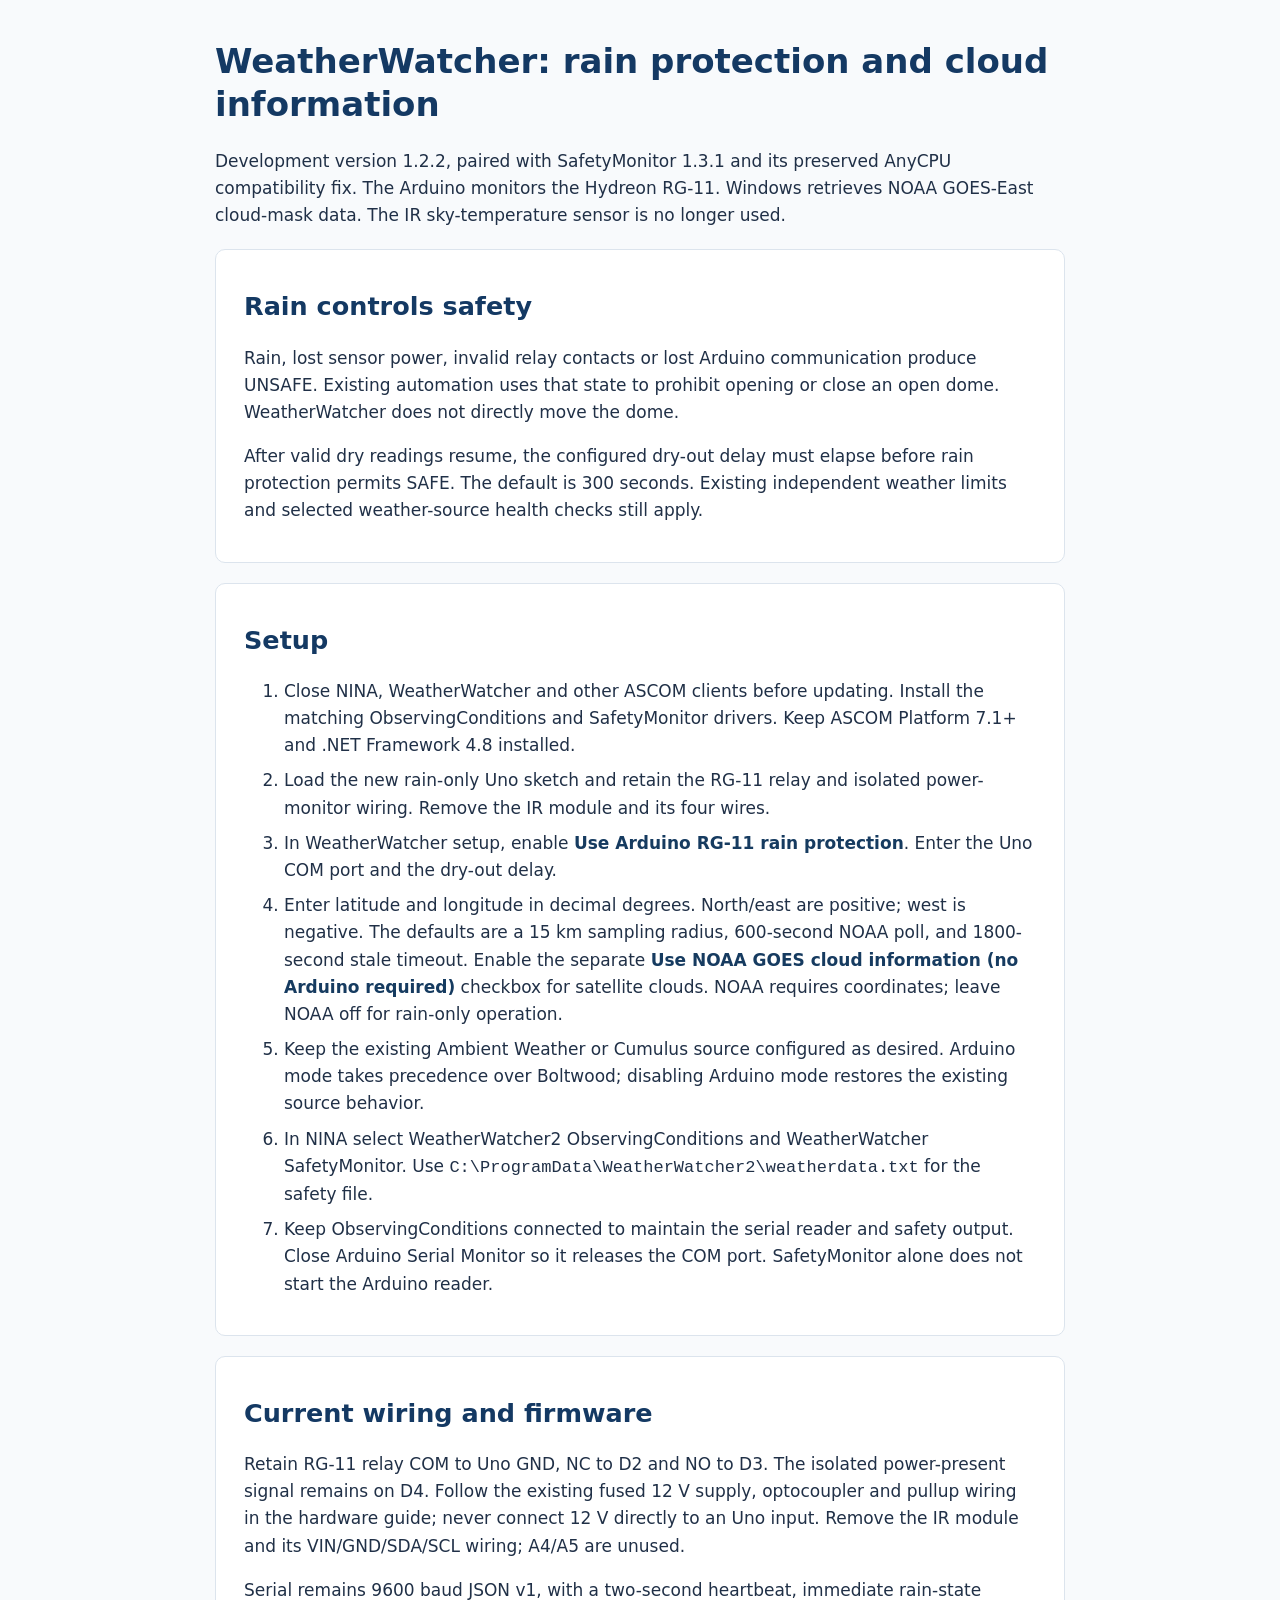
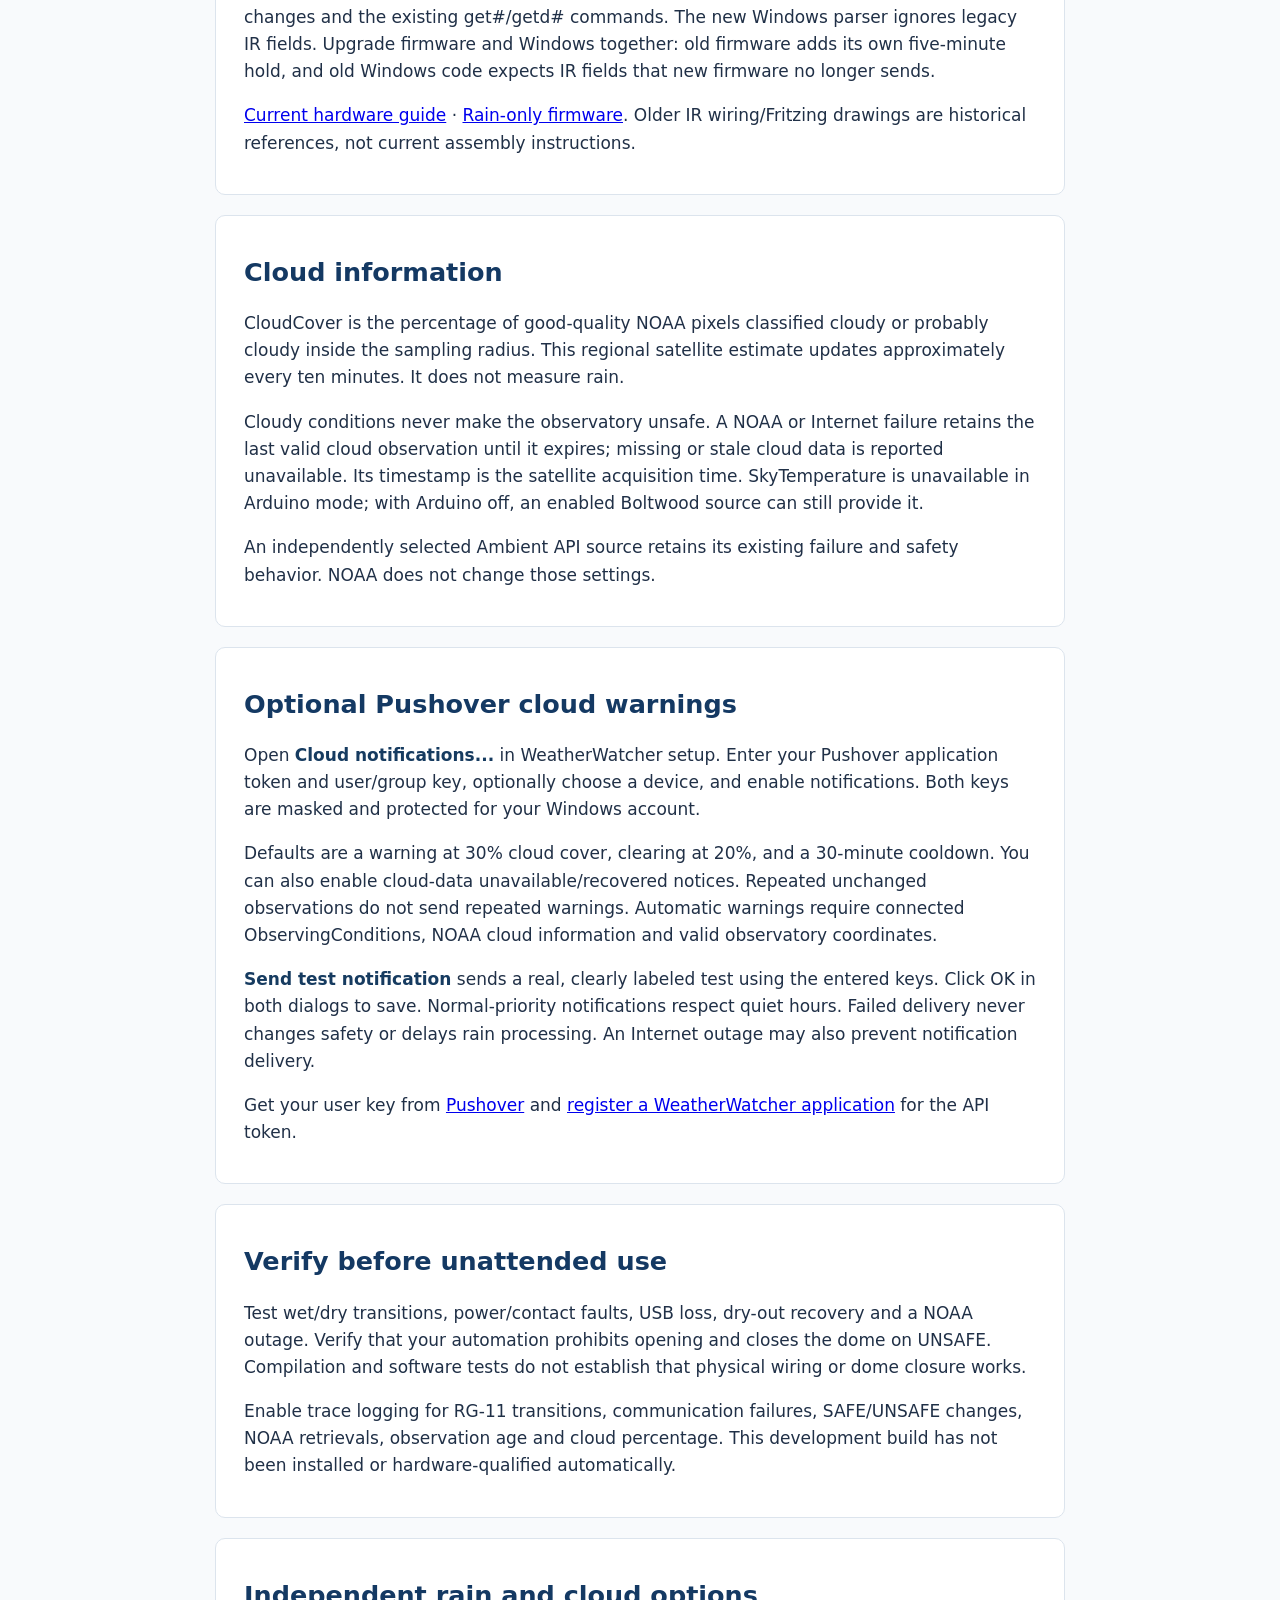
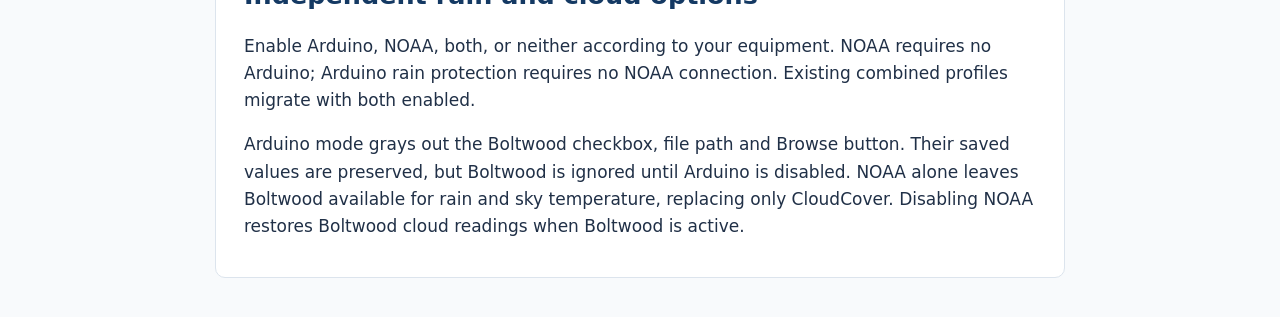
<file: docs/weatherwatcher-guide.html>
<!doctype html>
<html lang="en"><head><meta charset="utf-8"><meta name="viewport" content="width=device-width,initial-scale=1">
<title>WeatherWatcher 1.2 — RG-11 and NOAA</title>
<style>body{font:17px/1.6 system-ui,sans-serif;max-width:850px;margin:40px auto;padding:0 24px;color:#203047;background:#f8fafc}h1,h2{line-height:1.25;color:#143963}section{background:white;padding:20px 28px;margin:20px 0;border:1px solid #dce4ed;border-radius:10px}code{overflow-wrap:anywhere}li{margin:8px 0}strong{color:#163b60}</style></head>
<body><h1>WeatherWatcher: rain protection and cloud information</h1>
<p>Development version 1.2.2, paired with SafetyMonitor 1.3.1 and its preserved AnyCPU compatibility fix. The Arduino monitors the Hydreon RG-11. Windows retrieves NOAA GOES-East cloud-mask data. The IR sky-temperature sensor is no longer used.</p>
<section><h2>Rain controls safety</h2><p>Rain, lost sensor power, invalid relay contacts or lost Arduino communication produce UNSAFE. Existing automation uses that state to prohibit opening or close an open dome. WeatherWatcher does not directly move the dome.</p>
<p>After valid dry readings resume, the configured dry-out delay must elapse before rain protection permits SAFE. The default is 300 seconds. Existing independent weather limits and selected weather-source health checks still apply.</p></section>
<section><h2>Setup</h2><ol>
<li>Close NINA, WeatherWatcher and other ASCOM clients before updating. Install the matching ObservingConditions and SafetyMonitor drivers. Keep ASCOM Platform 7.1+ and .NET Framework 4.8 installed.</li>
<li>Load the new rain-only Uno sketch and retain the RG-11 relay and isolated power-monitor wiring. Remove the IR module and its four wires.</li>
<li>In WeatherWatcher setup, enable <strong>Use Arduino RG-11 rain protection</strong>. Enter the Uno COM port and the dry-out delay.</li>
<li>Enter latitude and longitude in decimal degrees. North/east are positive; west is negative. The defaults are a 15 km sampling radius, 600-second NOAA poll, and 1800-second stale timeout. Enable the separate <strong>Use NOAA GOES cloud information (no Arduino required)</strong> checkbox for satellite clouds. NOAA requires coordinates; leave NOAA off for rain-only operation.</li>
<li>Keep the existing Ambient Weather or Cumulus source configured as desired. Arduino mode takes precedence over Boltwood; disabling Arduino mode restores the existing source behavior.</li>
<li>In NINA select WeatherWatcher2 ObservingConditions and WeatherWatcher SafetyMonitor. Use <code>C:\ProgramData\WeatherWatcher2\weatherdata.txt</code> for the safety file.</li>
<li>Keep ObservingConditions connected to maintain the serial reader and safety output. Close Arduino Serial Monitor so it releases the COM port. SafetyMonitor alone does not start the Arduino reader.</li>
</ol></section>
<section><h2>Current wiring and firmware</h2><p>Retain RG-11 relay COM to Uno GND, NC to D2 and NO to D3. The isolated power-present signal remains on D4. Follow the existing fused 12 V supply, optocoupler and pullup wiring in the hardware guide; never connect 12 V directly to an Uno input. Remove the IR module and its VIN/GND/SDA/SCL wiring; A4/A5 are unused.</p><p>Serial remains 9600 baud JSON v1, with a two-second heartbeat, immediate rain-state changes and the existing get#/getd# commands. The new Windows parser ignores legacy IR fields. Upgrade firmware and Windows together: old firmware adds its own five-minute hold, and old Windows code expects IR fields that new firmware no longer sends.</p><p><a href="https://github.com/CCDASTRO/WeatherWatcher2.ObservingConditions/blob/master/docs/RainCloud/HARDWARE.md">Current hardware guide</a> · <a href="https://github.com/CCDASTRO/WeatherWatcher2.ObservingConditions/tree/master/firmware/RainCloudUno">Rain-only firmware</a>. Older IR wiring/Fritzing drawings are historical references, not current assembly instructions.</p></section>
<section><h2>Cloud information</h2><p>CloudCover is the percentage of good-quality NOAA pixels classified cloudy or probably cloudy inside the sampling radius. This regional satellite estimate updates approximately every ten minutes. It does not measure rain.</p>
<p>Cloudy conditions never make the observatory unsafe. A NOAA or Internet failure retains the last valid cloud observation until it expires; missing or stale cloud data is reported unavailable. Its timestamp is the satellite acquisition time. SkyTemperature is unavailable in Arduino mode; with Arduino off, an enabled Boltwood source can still provide it.</p>
<p>An independently selected Ambient API source retains its existing failure and safety behavior. NOAA does not change those settings.</p></section>
<section><h2>Optional Pushover cloud warnings</h2><p>Open <strong>Cloud notifications...</strong> in WeatherWatcher setup. Enter your Pushover application token and user/group key, optionally choose a device, and enable notifications. Both keys are masked and protected for your Windows account.</p>
<p>Defaults are a warning at 30% cloud cover, clearing at 20%, and a 30-minute cooldown. You can also enable cloud-data unavailable/recovered notices. Repeated unchanged observations do not send repeated warnings. Automatic warnings require connected ObservingConditions, NOAA cloud information and valid observatory coordinates.</p>
<p><strong>Send test notification</strong> sends a real, clearly labeled test using the entered keys. Click OK in both dialogs to save. Normal-priority notifications respect quiet hours. Failed delivery never changes safety or delays rain processing. An Internet outage may also prevent notification delivery.</p>
<p>Get your user key from <a href="https://pushover.net/">Pushover</a> and <a href="https://pushover.net/apps/build">register a WeatherWatcher application</a> for the API token.</p></section>
<section><h2>Verify before unattended use</h2><p>Test wet/dry transitions, power/contact faults, USB loss, dry-out recovery and a NOAA outage. Verify that your automation prohibits opening and closes the dome on UNSAFE. Compilation and software tests do not establish that physical wiring or dome closure works.</p>
<p>Enable trace logging for RG-11 transitions, communication failures, SAFE/UNSAFE changes, NOAA retrievals, observation age and cloud percentage. This development build has not been installed or hardware-qualified automatically.</p></section><section><h2>Independent rain and cloud options</h2><p>Enable Arduino, NOAA, both, or neither according to your equipment. NOAA requires no Arduino; Arduino rain protection requires no NOAA connection. Existing combined profiles migrate with both enabled.</p><p>Arduino mode grays out the Boltwood checkbox, file path and Browse button. Their saved values are preserved, but Boltwood is ignored until Arduino is disabled. NOAA alone leaves Boltwood available for rain and sky temperature, replacing only CloudCover. Disabling NOAA restores Boltwood cloud readings when Boltwood is active.</p></section></body></html>
</file>
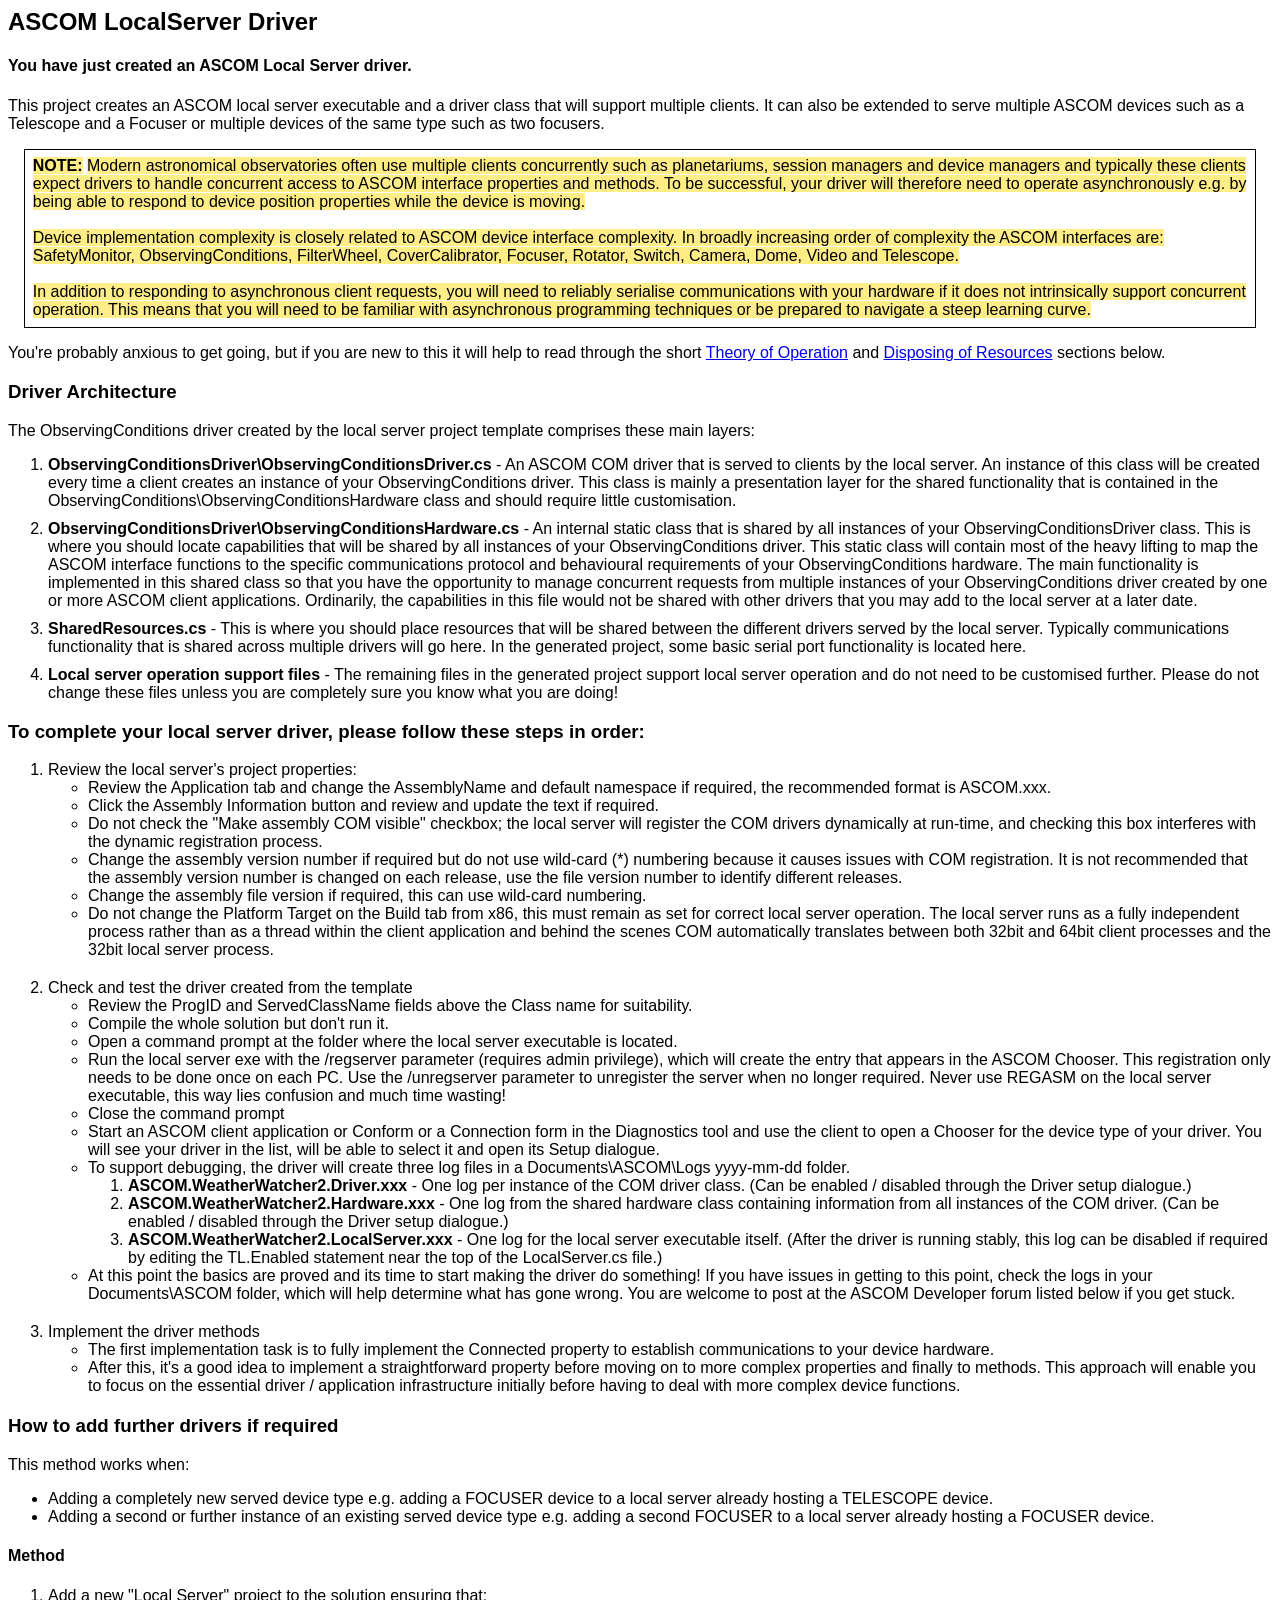
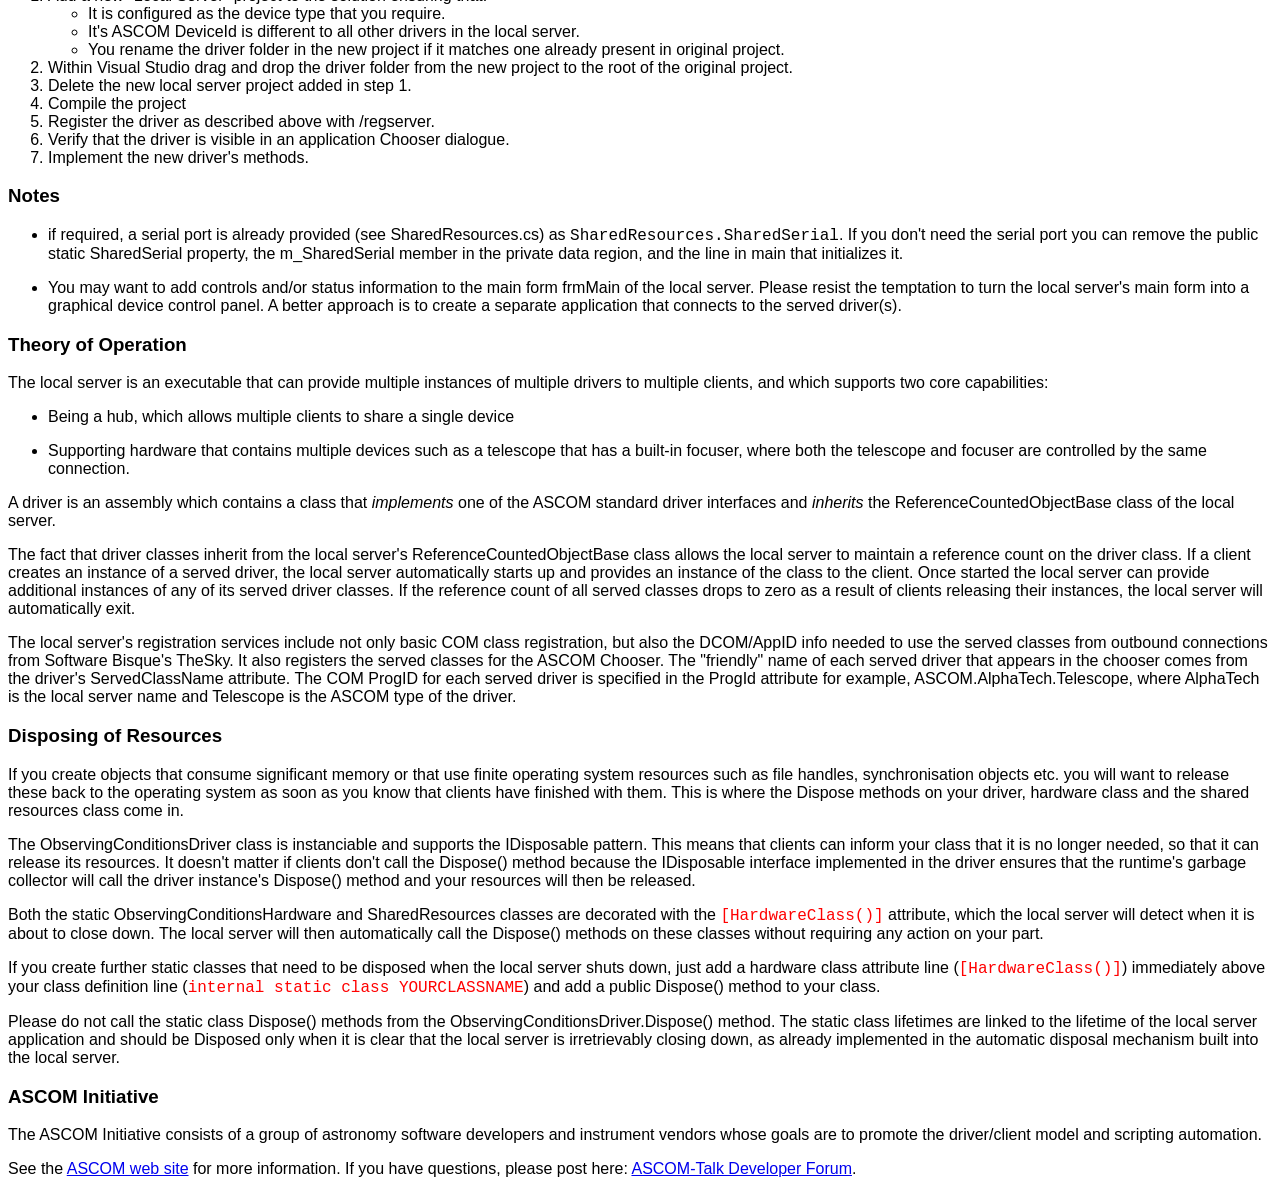
<file: WeatherWatcher2.ObservingConditions/ReadMe.htm>
<!DOCTYPE HTML PUBLIC "-//W3C//DTD HTML 4.0 Transitional//EN">
<HTML>
<HEAD>
    <META HTTP-EQUIV="CONTENT-TYPE" CONTENT="text/html; charset=windows-1252" />
    <TITLE>ASCOM Local Server Read-Me</TITLE>
    <META NAME="GENERATOR" CONTENT="OpenOffice.org 3.2  (Win32)" />
    <META NAME="CREATED" CONTENT="0;0" />
    <META NAME="CHANGEDBY" CONTENT="Chris Rowland" />
    <META NAME="CHANGED" CONTENT="20110422;10442800" />
    <META NAME="CHANGEDBY" CONTENT="Chris Rowland" />
    <STYLE TYPE="text/css">
        <!--
        @page {
            margin: 2cm
        }

        ol, ul, p {
            font-family: "Verdana", "Arial", "Helvetica", sans-serif;
            font-weight: normal
        }

        TD P {
            font-family: "Verdana", "Arial", "Helvetica", sans-serif;
            font-weight: normal
        }

        H3 {
            font-family: "Arial", "Helvetica", sans-serif
        }

        H2 {
            font-family: "Arial", "Helvetica", sans-serif
        }

        H4 {
            font-family: "Arial", "Helvetica", sans-serif
        }

        span.code {
            color: #ff0000;
            font-family: monospace;
            font-size: large
        }

        PRE {
            margin-left: 0.18cm;
            margin-right: 0.18cm;
            margin-top: 0.18cm;
            margin-bottom: 0.18cm;
            background: #ccffff
        }

            PRE.western {
                font-weight: normal
            }

            PRE.cjk {
                font-family: "NSimSun", monospace;
                font-weight: normal
            }

            PRE.ctl {
                font-weight: normal
            }

        EM.underline {
            text-decoration: underline
        }
        -->
    </STYLE>
</HEAD>
<BODY LANG="en-GB" DIR="LTR">
    <H2>
        ASCOM LocalServer Driver
    </H2>
    <H4>You have just created an ASCOM Local Server driver.</H4>
    <P>
        This project creates an ASCOM local server executable and a driver class that will support multiple clients. It can also be extended to serve multiple ASCOM devices such
        as a Telescope and a Focuser or multiple devices of the same type such as two focusers.
    </P>
    <P STYLE="margin-left: 0.42cm; margin-right: 0.42cm; border: 1px solid #000000; padding: 0.21cm">
        <STRONG>
            <SPAN STYLE="background: #ffee88">NOTE:</SPAN>
        </STRONG>
        <SPAN STYLE="background: #ffee88">
            Modern astronomical observatories often use multiple clients concurrently such as planetariums, session managers and device managers and typically these clients expect drivers to handle
            concurrent access to ASCOM interface properties and methods. To be successful, your driver will therefore need to operate asynchronously e.g. by being able to respond to device
            position properties while the device is moving.
            <BR /><BR />
            Device implementation complexity is closely related to ASCOM device interface complexity. In broadly increasing order of complexity the ASCOM interfaces are:
            SafetyMonitor, ObservingConditions, FilterWheel, CoverCalibrator, Focuser, Rotator, Switch, Camera, Dome, Video and Telescope.
            <BR /><BR />
            In addition to responding to asynchronous client requests, you will need to reliably serialise communications with your hardware if it does not intrinsically
            support concurrent operation. This means that you will need to be familiar with asynchronous programming techniques or be prepared to navigate a steep learning curve.
        </SPAN>
    </P>
    <P>
        You're probably anxious to get going, but if you are new to this it will help to read through the short <A HREF="#theory">Theory of Operation</A> and <A HREF="#disposal">Disposing of Resources</A> sections below.
    </P>

    <h3>Driver Architecture</h3>
    <p>
        The ObservingConditions driver created by the local server project template comprises these main layers:
        <ol>
            <li style="margin-bottom:10px">
                <b>ObservingConditionsDriver\ObservingConditionsDriver.cs</b> - An ASCOM COM driver that is served to clients by the local server. An instance of this class will be created every time
                a client creates an instance of your ObservingConditions driver. This class is mainly a presentation layer for the shared functionality that is contained in the ObservingConditions\ObservingConditionsHardware class
                and should require little customisation.
            </li>
            <li style="margin-bottom:10px">
                <b>ObservingConditionsDriver\ObservingConditionsHardware.cs</b> - An internal static class that is shared by all instances of your ObservingConditionsDriver class. This is where you should locate capabilities that
                will be shared by all instances of your ObservingConditions driver. This static class will contain
                most of the heavy lifting to map the ASCOM interface functions to the specific communications protocol and behavioural requirements of your ObservingConditions hardware.
                The main functionality is implemented in this shared class so that you have the opportunity to manage concurrent requests from multiple instances of your ObservingConditions driver created
                by one or more ASCOM client applications.
                Ordinarily, the capabilities in this file would not be shared with other drivers that you may add to the local server at a later date.
            </li>
            <li style="margin-bottom:10px">
                <b>SharedResources.cs</b> - This is where you should place resources that will be shared between the different drivers served by the local server. Typically communications functionality that is shared across multiple drivers
                will go here. In the generated project, some basic serial port functionality is located here.
            </li>
            <li style="margin-bottom:10px">
                <b>Local server operation support files</b> - The remaining files in the generated project support local server operation and do not need to be customised further.
                Please do not change these files unless you are completely sure you know what you are doing!
            </li>
        </ol>
    </p>

    <h3>To complete your local server driver, please follow these steps in order:</h3>
    <OL>
        <LI style="margin-bottom:20px">
            Review the local server's project properties:
            <UL>
                <LI>Review the Application tab and change the AssemblyName and default namespace if required, the recommended format is ASCOM.xxx.</LI>
                <LI>Click the Assembly Information button and review and update the text if required.</LI>
                <LI>Do not check the "Make assembly COM visible" checkbox; the local server will register the COM drivers dynamically at run-time, and checking this box interferes with the dynamic registration process.</LI>
                <LI>
                    Change the assembly version number if required but do not use wild-card (*) numbering because it causes issues with COM registration.
                    It is not recommended that the assembly version number is changed on each release, use the file version number to identify different releases.
                </LI>
                <LI>Change the assembly file version if required, this can use wild-card numbering.</LI>
                <LI>
                    Do not change the Platform Target on the Build tab from x86, this must remain as set for correct local server operation. The local server runs as a fully independent process rather than as a thread
                    within the client application and behind the scenes COM automatically translates between both 32bit and 64bit client processes and the 32bit local server process.
                    <br />
                </LI>
            </UL>
        </LI>

        <LI style="margin-bottom:20px">
            Check and test the driver created from the template
            <ul>
                <li>Review the ProgID and ServedClassName fields above the Class name for suitability.</li>
                <li>Compile the whole solution but don't run it.</li>
                <li>Open a command prompt at the folder where the local server executable is located.</li>
                <li>
                    Run the local server exe with the /regserver parameter (requires admin privilege), which will create the entry that appears in the ASCOM Chooser. This registration only needs to be done once on each PC.
                    Use the /unregserver parameter to unregister the server when no longer required. Never use REGASM on the local server executable, this way lies confusion and much time wasting!
                </li>
                <li>Close the command prompt</li>
                <li>
                    Start an ASCOM client application or Conform or a Connection form in the Diagnostics tool and use the client to open a Chooser for the device type of your driver.
                    You will see your driver in the list, will be able to select it and open its Setup dialogue.
                </li>
                <li>
                    To support debugging, the driver will create three log files in a Documents\ASCOM\Logs yyyy-mm-dd folder.
                    <ol>
                        <li><b>ASCOM.WeatherWatcher2.Driver.xxx</b> - One log per instance of the COM driver class. (Can be enabled / disabled through the Driver setup dialogue.)</li>
                        <li><b>ASCOM.WeatherWatcher2.Hardware.xxx</b> - One log from the shared hardware class containing information from all instances of the COM driver. (Can be enabled / disabled through the Driver setup dialogue.)</li>
                        <li>
                            <b>ASCOM.WeatherWatcher2.LocalServer.xxx</b> - One log for the local server executable itself. (After the driver is running stably, this log can be disabled if required
                            by editing the TL.Enabled statement near the top of the LocalServer.cs file.)
                        </li>
                    </ol>
                </li>
                <li>
                    At this point the basics are proved and its time to start making the driver do something! If you have issues in getting to this point, check the
                    logs in your Documents\ASCOM folder, which will help determine what has gone wrong. You are welcome to post at the ASCOM Developer forum listed below if you get stuck.
                </li>
            </ul>
        </LI>

        <LI style="margin-bottom:20px">
            Implement the driver methods
            <ul>
                <li>The first implementation task is to fully implement the Connected property to establish communications to your device hardware.</li>
                <li>
                    After this, it's a good idea to implement a straightforward property before moving on to more complex properties and finally to methods. This approach will
                    enable you to focus on the essential driver / application infrastructure initially before having to deal with more complex device functions.
                </li>
            </ul>
        </LI>

    </OL>

    <h3>How to add further drivers if required</h3>
    <p>
        This method works when:
    </p>
    <ul>
        <li>Adding a completely new served device type e.g. adding a FOCUSER device to a local server already hosting a TELESCOPE device.</li>
        <li>Adding a second or further instance of an existing served device type e.g. adding a second FOCUSER to a local server already hosting a FOCUSER device.</li>
    </ul>
    <h4>Method</h4>
    <ol>
        <li>
            Add a new "Local Server" project to the solution ensuring that:
            <ul>
                <li>It is configured as the device type that you require.</li>
                <li>It's ASCOM DeviceId is different to all other drivers in the local server.</li>
                <li>You rename the driver folder in the new project if it matches one already present in original project.</li>
            </ul>
        </li>
        <li>
            Within Visual Studio drag and drop the driver folder from the new project to the root of the original project.
        </li>
        <li>
            Delete the new local server project added in step 1.
        </li>
        <li>Compile the project</li>
        <li>Register the driver as described above with /regserver.</li>
        <li>Verify that the driver is visible in an application Chooser dialogue.</li>
        <li>Implement the new driver's methods.</li>
    </ol>

    <H3>Notes</H3>
    <UL>
        <LI>
            <P STYLE="margin-bottom: 0cm">
                if required, a serial port is already provided (see SharedResources.cs) as <FONT FACE="Lucida Console, Courier New, Courier, monospace">SharedResources.SharedSerial</FONT>.
                If you don't need the serial port you can remove the public static SharedSerial property, the m_SharedSerial member in the private data region, and the line in main that initializes it.
            </P>
        </LI>
        <LI>
            <P>
                You may want to add controls and/or status information to the main form frmMain of the local server. Please resist the temptation to turn the local server's main form into a graphical device control
                panel. A better approach is to create a separate application that connects to the served driver(s).
            </P>
        </LI>
    </UL>
    <H3>
        <A NAME="theory"></A>Theory of Operation
    </H3>
    <P>
        The local server is an executable that can provide multiple instances of multiple drivers to multiple clients, and which supports two core capabilities:
    </P>
    <UL>
        <LI>
            <P STYLE="margin-bottom: 0cm">
                Being a hub, which allows multiple clients to share a single device
            </P>
        </LI>
        <LI>
            <P>
                Supporting hardware that contains multiple devices such as a telescope that has a built-in focuser, where both the telescope and focuser are controlled by the same connection.
            </P>
        </LI>
    </UL>
    <P>
        A driver is an assembly which contains a class that <EM>implements</EM> one of the ASCOM standard driver interfaces and <EM>inherits</EM> the ReferenceCountedObjectBase class of the local server.
    </P>
    <P>
        The fact that driver classes inherit from the local server's ReferenceCountedObjectBase class allows the local server to maintain a reference count on the driver class. If a client creates an
        instance of a served driver, the local server automatically starts up and provides an instance of the class to the client. Once started the local server can provide additional instances of any of its served
        driver classes. If the reference count of all served classes drops to zero as a result of clients releasing their instances, the local server will automatically exit.
    </P>
    <P>
        The local server's registration services include not only basic COM class registration, but also the DCOM/AppID info needed to use the served classes from outbound connections from Software Bisque's TheSky. It
        also registers the served classes for the ASCOM Chooser. The &quot;friendly&quot; name of each served driver that appears in the chooser comes from the driver's ServedClassName attribute.
        The COM ProgID for each served driver is specified in the ProgId attribute for example, ASCOM.AlphaTech.Telescope, where AlphaTech is the local server name and Telescope is the ASCOM type of the driver.
    </P>

    <H3>
        <A NAME="disposal"></A>Disposing of Resources
    </H3>
    <P>
        If you create objects that consume significant memory or that use finite operating system resources such as file handles, synchronisation objects etc. you will want to release these back to the operating system
        as soon as you know that clients have finished with them. This is where the Dispose methods on your driver, hardware class and the shared resources class come in.
    </P>
    <p>
        The ObservingConditionsDriver class is instanciable and supports the IDisposable pattern. This means that clients can inform your class that it is no longer needed, so that it can release its resources. It doesn't
        matter if clients don't call the Dispose() method because the IDisposable interface implemented in the driver ensures that the runtime's garbage collector will call the driver instance's
        Dispose() method and your resources will then be released.
    </p>
    <p>
        Both the static ObservingConditionsHardware and SharedResources classes are decorated with the <span class="code">[HardwareClass()]</span> attribute, which the local server will detect when it is about to close down.
        The local server will then automatically call the Dispose() methods on these classes without requiring any action on your part.
    </p>
    <p>
        If you create further static classes that need to be
        disposed when the local server shuts down, just add a hardware class attribute line (<span class="code">[HardwareClass()]</span>)
        immediately above your class definition line (<span class="code">internal static class YOURCLASSNAME</span>) and add a public Dispose() method to your class.
    </p>
    <p>
        Please do not call the static class Dispose() methods from the ObservingConditionsDriver.Dispose() method. The static class lifetimes are linked to the lifetime of the local server application and should be Disposed
        only when it is clear that the local server is irretrievably closing down, as already implemented in the automatic disposal mechanism built into the local server.
    </p>

    <H3>ASCOM Initiative</H3>
    <P>
        The ASCOM Initiative consists of a group of astronomy software  developers and instrument vendors whose goals are to promote the driver/client model and scripting automation.
    </P>
    <P>
        See the <A HREF="https://ascom-standards.org/" TARGET="browser">ASCOM web site</A> for more information.
        If you have questions, please post here: <A HREF="https://ascomtalk.groups.io/g/Developer/topics" TARGET="browser">ASCOM-Talk Developer Forum</A>.
    </P>

</BODY>
</HTML>
</file>
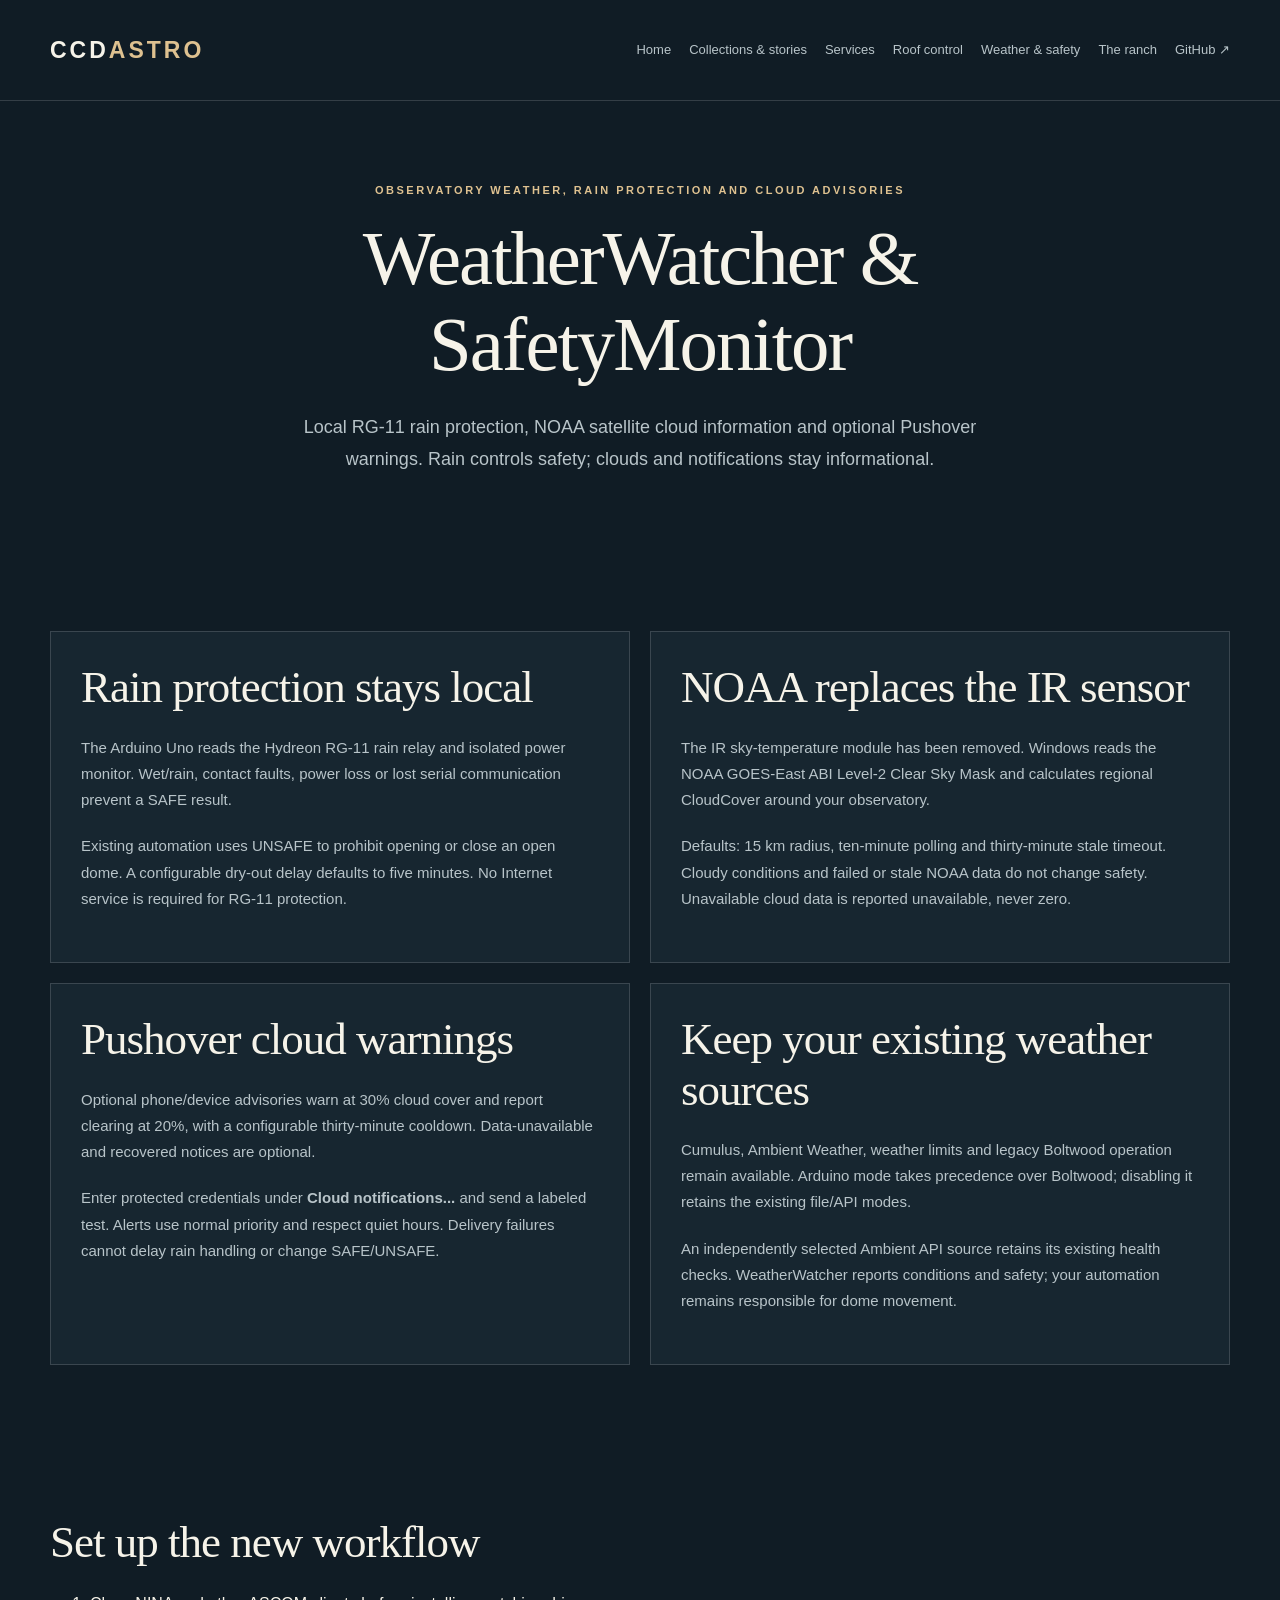
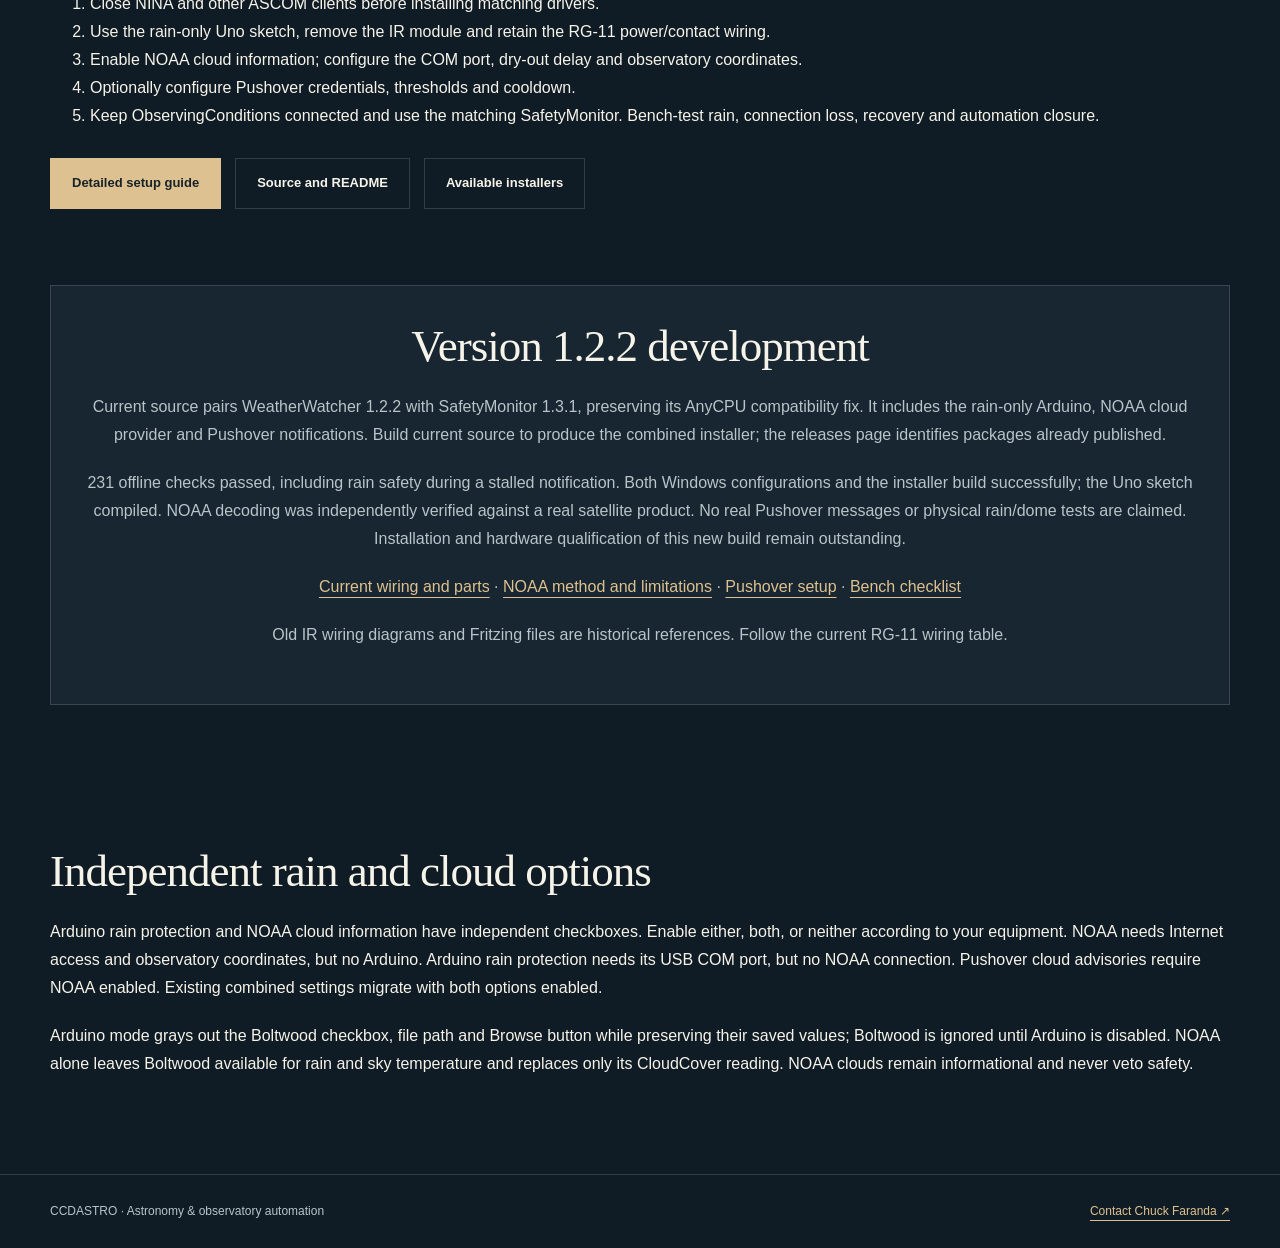
<file: website/wwi.html>
<!doctype html>
<html lang="en">
<head>
  <meta charset="utf-8">
  <meta name="viewport" content="width=device-width, initial-scale=1">
  <meta name="description" content="WeatherWatcher: local RG-11 rain protection, NOAA GOES-East cloud cover and optional Pushover advisories for ASCOM observatories.">
  <meta name="keywords" content="ASCOM, WeatherWatcher, SNF Safety, observatory conditions, weather monitor, astronomy, astrophotography">
  <title>WeatherWatcher &amp; SafetyMonitor Suite | CCDASTRO</title>
  <link rel="stylesheet" href="ccdastro-modern.css">
</head>
<body><a class="skip" href="#main">Skip to content</a>
  <header><nav class="wrap" aria-label="Primary navigation"><a class="brand" href="index.html">CCD<span>ASTRO</span></a><div class="navlinks"><a href="index.html">Home</a><a href="index.html#explore">Collections &amp; stories</a><a href="index.html#services">Services</a><a href="RRCI.html">Roof control</a><a href="wwi.html">Weather &amp; safety</a><a href="SNR.htm">The ranch</a><a href="https://github.com/CCDASTRO">GitHub ↗</a></div></nav></header>

  <main id="main">
    <section class="hero center wrap">
      <div class="eyebrow">Observatory weather, rain protection and cloud advisories</div>
      <h1>WeatherWatcher &amp; SafetyMonitor</h1>
      <p class="lead">Local RG-11 rain protection, NOAA satellite cloud information and optional Pushover warnings. Rain controls safety; clouds and notifications stay informational.</p>
    </section>
    <section class="software-grid section wrap" aria-label="WeatherWatcher features">
      <article class="card"><h2>Rain protection stays local</h2><p>The Arduino Uno reads the Hydreon RG-11 rain relay and isolated power monitor. Wet/rain, contact faults, power loss or lost serial communication prevent a SAFE result.</p><p>Existing automation uses UNSAFE to prohibit opening or close an open dome. A configurable dry-out delay defaults to five minutes. No Internet service is required for RG-11 protection.</p></article>
      <article class="card"><h2>NOAA replaces the IR sensor</h2><p>The IR sky-temperature module has been removed. Windows reads the NOAA GOES-East ABI Level-2 Clear Sky Mask and calculates regional CloudCover around your observatory.</p><p>Defaults: 15 km radius, ten-minute polling and thirty-minute stale timeout. Cloudy conditions and failed or stale NOAA data do not change safety. Unavailable cloud data is reported unavailable, never zero.</p></article>
      <article class="card"><h2>Pushover cloud warnings</h2><p>Optional phone/device advisories warn at 30% cloud cover and report clearing at 20%, with a configurable thirty-minute cooldown. Data-unavailable and recovered notices are optional.</p><p>Enter protected credentials under <strong>Cloud notifications...</strong> and send a labeled test. Alerts use normal priority and respect quiet hours. Delivery failures cannot delay rain handling or change SAFE/UNSAFE.</p></article>
      <article class="card"><h2>Keep your existing weather sources</h2><p>Cumulus, Ambient Weather, weather limits and legacy Boltwood operation remain available. Arduino mode takes precedence over Boltwood; disabling it retains the existing file/API modes.</p><p>An independently selected Ambient API source retains its existing health checks. WeatherWatcher reports conditions and safety; your automation remains responsible for dome movement.</p></article>
    </section>
    <section class="section wrap"><h2>Set up the new workflow</h2><ol><li>Close NINA and other ASCOM clients before installing matching drivers.</li><li>Use the rain-only Uno sketch, remove the IR module and retain the RG-11 power/contact wiring.</li><li>Enable NOAA cloud information; configure the COM port, dry-out delay and observatory coordinates.</li><li>Optionally configure Pushover credentials, thresholds and cooldown.</li><li>Keep ObservingConditions connected and use the matching SafetyMonitor. Bench-test rain, connection loss, recovery and automation closure.</li></ol><div class="actions"><a class="button" href="weatherwatcher-guide.html">Detailed setup guide</a><a class="button secondary" href="https://github.com/CCDASTRO/WeatherWatcher2.ObservingConditions">Source and README</a><a class="button secondary" href="https://github.com/CCDASTRO/WeatherWatcher2.ObservingConditions/releases">Available installers</a></div></section>
    <section class="preview wrap"><h2>Version 1.2.2 development</h2><p>Current source pairs WeatherWatcher 1.2.2 with SafetyMonitor 1.3.1, preserving its AnyCPU compatibility fix. It includes the rain-only Arduino, NOAA cloud provider and Pushover notifications. Build current source to produce the combined installer; the releases page identifies packages already published.</p><p>231 offline checks passed, including rain safety during a stalled notification. Both Windows configurations and the installer build successfully; the Uno sketch compiled. NOAA decoding was independently verified against a real satellite product. No real Pushover messages or physical rain/dome tests are claimed. Installation and hardware qualification of this new build remain outstanding.</p><p><a href="https://github.com/CCDASTRO/WeatherWatcher2.ObservingConditions/blob/master/docs/RainCloud/HARDWARE.md">Current wiring and parts</a> · <a href="https://github.com/CCDASTRO/WeatherWatcher2.ObservingConditions/blob/master/docs/RainCloud/NOAA-CLOUD.md">NOAA method and limitations</a> · <a href="https://github.com/CCDASTRO/WeatherWatcher2.ObservingConditions/blob/master/docs/RainCloud/PUSHOVER.md">Pushover setup</a> · <a href="https://github.com/CCDASTRO/WeatherWatcher2.ObservingConditions/blob/master/docs/RainCloud/BENCH-TEST.md">Bench checklist</a></p><p>Old IR wiring diagrams and Fritzing files are historical references. Follow the current RG-11 wiring table.</p></section>
  <section class="section wrap"><h2>Independent rain and cloud options</h2><p>Arduino rain protection and NOAA cloud information have independent checkboxes. Enable either, both, or neither according to your equipment. NOAA needs Internet access and observatory coordinates, but no Arduino. Arduino rain protection needs its USB COM port, but no NOAA connection. Pushover cloud advisories require NOAA enabled. Existing combined settings migrate with both options enabled.</p><p>Arduino mode grays out the Boltwood checkbox, file path and Browse button while preserving their saved values; Boltwood is ignored until Arduino is disabled. NOAA alone leaves Boltwood available for rain and sky temperature and replaces only its CloudCover reading. NOAA clouds remain informational and never veto safety.</p></section></main>

  <footer><div class="wrap footer-row"><p>CCDASTRO · Astronomy &amp; observatory automation</p><a href="https://ccdastro.com/formphp.html">Contact Chuck Faranda ↗</a></div></footer>
</body>
</html>
</file>
<file: website/ccdastro-modern.css>
:root{color-scheme:dark;--bg:#101c25;--panel:#172630;--text:#f6f3e9;--muted:#b8c4c9;--accent:#dec190;--blue:#dec190;--border:#ffffff26}*{box-sizing:border-box}html{scroll-behavior:smooth}body{margin:0;background:var(--bg);color:var(--text);font:16px/1.75 'Segoe UI',Arial,sans-serif}a{color:var(--accent);text-underline-offset:5px}a:hover{color:white}a:focus-visible{outline:3px solid var(--accent);outline-offset:5px}.wrap{width:min(1180px,calc(100% - 64px));margin:auto}header{border-bottom:1px solid var(--border)}nav{min-height:100px;display:flex;justify-content:space-between;align-items:center;gap:24px;padding:20px 0}.brand{color:var(--text);text-decoration:none;font-size:23px;font-weight:650;letter-spacing:3px}.brand span{color:var(--accent)}.navlinks{display:flex;flex-wrap:wrap;gap:24px;font-size:13px}.navlinks a{color:var(--muted);text-decoration:none}.navlinks a:hover,.navlinks a[aria-current=page]{color:var(--accent)}h1,h2,h3{font-family:Georgia,serif;font-weight:400;line-height:1.12}h1{font-size:clamp(46px,6vw,78px);letter-spacing:-2px;margin:16px 0 24px}h2{font-size:clamp(30px,4vw,45px);letter-spacing:-1px;margin:0 0 22px}h3{font-size:25px;margin:0 0 16px}p{margin:0 0 20px}.eyebrow{color:var(--accent);font-size:11px;font-weight:650;letter-spacing:2.5px;text-transform:uppercase}.hero{padding:80px 0 60px}.hero.center{text-align:center;max-width:900px}.hero.center .actions{justify-content:center}.lead{color:var(--muted);font-size:18px;max-width:720px}.center .lead{margin-inline:auto}.home-hero{display:grid;grid-template-columns:1.2fr 1fr;gap:70px;align-items:center}.home-hero em{color:var(--accent)}.actions{display:flex;gap:14px;flex-wrap:wrap;margin-top:28px}.button{display:inline-block;text-decoration:none;background:var(--accent);color:#18232a;font-size:13px;font-weight:650;padding:13px 21px;border:1px solid var(--accent)}.button:hover{background:#eed7b1;color:#18232a}.button.secondary{background:transparent;border-color:var(--border);color:var(--text)}.observatory-art{background:radial-gradient(ellipse at 50% 65%,#304752,transparent 70%);border:1px solid var(--border);border-radius:180px 180px 0 0;padding:24px 20px 12px}.observatory-art svg{width:100%;height:auto;display:block}.art-caption{display:flex;justify-content:space-between;color:var(--muted);font-size:10px;letter-spacing:2px;border-top:1px solid var(--border);padding-top:16px}.intro-strip{display:grid;grid-template-columns:repeat(3,1fr);gap:24px;padding-block:24px;border-block:1px solid var(--border);color:var(--muted);font-size:13px}.intro-strip strong{display:block;color:var(--text);font-weight:500;font-size:15px}.section{padding-block:76px}.section-heading{display:flex;justify-content:space-between;align-items:end;gap:36px;margin-bottom:30px}.section-heading h2{margin:0}.section-heading>p{max-width:380px;font-size:14px;color:var(--muted);margin:0}.grid{display:grid;grid-template-columns:repeat(3,minmax(0,1fr));gap:20px}.card{padding:30px;background:var(--panel);border:1px solid var(--border);display:flex;flex-direction:column}.card p,.overview p{color:var(--muted);font-size:15px}.card>a:last-child{margin-top:auto}.card .number{font-size:11px;color:var(--accent);letter-spacing:2px;margin-bottom:28px}.card .actions{margin-top:auto;padding-top:10px}.feature{display:grid;grid-template-columns:1fr 1fr;gap:65px;align-items:center;border-top:1px solid var(--border)}.feature p{color:var(--muted)}.feature img{width:100%;height:330px;object-fit:cover}.overview{padding:32px;border-block:1px solid var(--border);max-width:950px;margin:0 auto 40px}.section-title{margin-bottom:30px}.download-grid,.software-grid{display:grid;grid-template-columns:repeat(2,minmax(0,1fr));gap:20px}.downloads{padding-block:60px 76px}.preview{padding:35px;margin-bottom:65px;border:1px solid var(--border);background:var(--panel);text-align:center}.preview p{color:var(--muted)}.preview img{max-width:100%;height:auto}.contact-band{padding:40px;background:#20313b;display:flex;justify-content:space-between;align-items:center;gap:28px;margin-bottom:65px}.contact-band h2{font-size:34px;margin-bottom:12px}.contact-band p{margin:0;color:var(--muted)}footer{border-top:1px solid var(--border);padding:26px 0;color:var(--muted);font-size:12px}.footer-row{display:flex;justify-content:space-between;gap:24px}.footer-row p{margin:0}.skip{position:absolute;left:16px;top:-100px;background:var(--text);color:var(--bg);padding:12px;z-index:5}.skip:focus{top:12px}@media(max-width:850px){nav{flex-wrap:wrap}.home-hero{gap:30px}.grid{grid-template-columns:repeat(2,minmax(0,1fr))}.feature{gap:30px}.navlinks{gap:18px}}@media(max-width:600px){.wrap{width:calc(100% - 36px)}.navlinks{gap:12px 18px;font-size:12px}.hero{padding:45px 0}.home-hero,.grid,.software-grid,.download-grid,.feature{grid-template-columns:1fr}.observatory-art{max-width:380px;width:100%;margin:auto}.intro-strip{gap:12px;font-size:11px}.intro-strip strong{font-size:12px}.section{padding-block:48px}.section-heading{display:block}.section-heading>p{margin-top:20px}.contact-band{display:block;padding:28px}.contact-band .button{margin-top:24px}.footer-row{display:block}.footer-row p{margin-bottom:12px}.card{padding:24px}}@media(prefers-reduced-motion:reduce){html{scroll-behavior:auto}}
.collection-grid{display:grid;grid-template-columns:repeat(2,minmax(0,1fr));gap:20px}.collection-grid .card{padding:34px}.collection-grid h3{font-size:30px}.astrobin-feature{display:flex;justify-content:space-between;align-items:center;gap:32px;margin-top:20px;padding:34px;border:1px solid var(--border);background:linear-gradient(120deg,#263c49,#172630)}.astrobin-feature p:last-child{color:var(--muted);margin:0}.astrobin-feature .button{flex-shrink:0}.astrobin-feature h3{font-size:30px}.navlinks{gap:12px 18px}nav{flex-wrap:wrap}@media(max-width:650px){.collection-grid{grid-template-columns:1fr}.collection-grid .card{padding:24px}.astrobin-feature{display:block;padding:24px}.astrobin-feature .button{margin-top:24px}}
.repository-name{overflow-wrap:anywhere;font-size:11px!important;letter-spacing:.02em}.project-note{color:var(--muted);font-size:13px;margin:24px 0 0}
</file>
